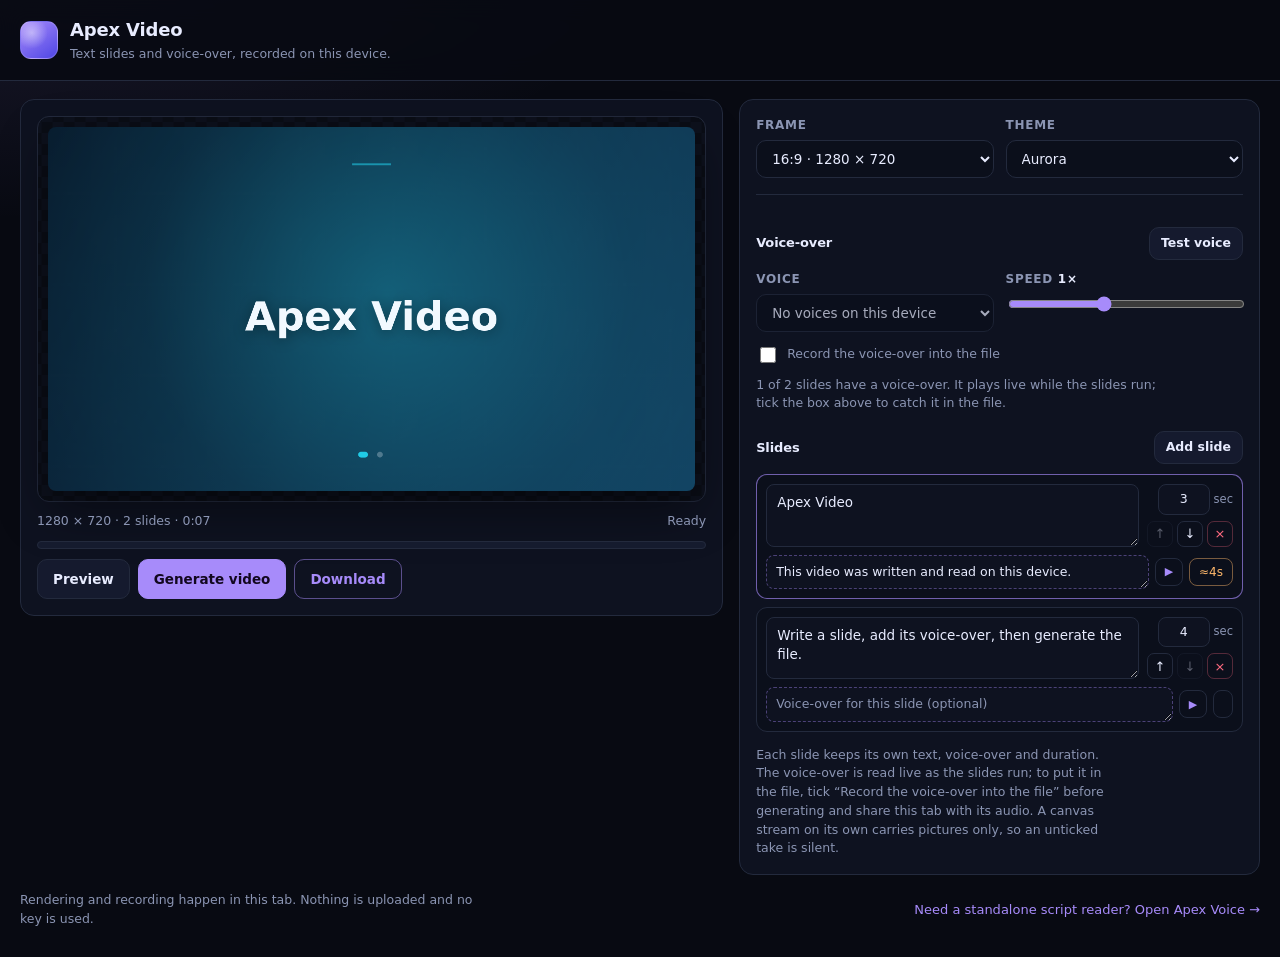
<file: index.html>
<!doctype html>
<html lang="en">
<head>
<meta charset="utf-8">
<meta name="viewport" content="width=device-width,initial-scale=1,viewport-fit=cover">
<meta name="theme-color" content="#080a12">
<title>Apex Video</title>
<link rel="manifest" href="./manifest.json">
<link rel="icon" href="./icons/icon-192.png" sizes="192x192" type="image/png">
<link rel="apple-touch-icon" href="./icons/icon-192.png">
<link rel="stylesheet" href="./styles.css">
</head>
<body>
<header class="bar">
  <div class="brand">
    <span class="mark" aria-hidden="true"></span>
    <div class="brand-text">
      <h1>Apex Video</h1>
      <p id="statLine" class="stamp">Text slides and voice-over, recorded on this device.</p>
    </div>
  </div>
</header>

<main class="layout">
  <section class="stage-panel">
    <div class="stage">
      <canvas id="preview" width="1280" height="720" aria-label="Slide preview"></canvas>
    </div>
    <div class="row between">
      <p id="stageMeta" class="stamp">1280 × 720 · 0 slides</p>
      <p id="recPct" class="stamp">Ready</p>
    </div>
    <div class="track" role="progressbar" aria-label="Render progress" aria-valuemin="0" aria-valuemax="100" aria-valuenow="0" id="recTrack">
      <span id="recBar" class="fill"></span>
    </div>
    <div class="row">
      <button id="playBtn" class="btn" type="button">Preview</button>
      <button id="recordBtn" class="btn primary" type="button">Generate video</button>
      <a id="downloadLink" class="btn ghost" download hidden>Download</a>
    </div>
    <div id="take" class="take" hidden>
      <video id="player" controls playsinline></video>
      <p id="takeMeta" class="stamp"></p>
    </div>
  </section>

  <section class="panel">
    <div class="grid2">
      <div>
        <label class="label" for="ratioSelect">Frame</label>
        <select id="ratioSelect">
          <option value="16:9">16:9 &middot; 1280 × 720</option>
          <option value="1:1">1:1 &middot; 1080 × 1080</option>
          <option value="9:16">9:16 &middot; 720 × 1280</option>
        </select>
      </div>
      <div>
        <label class="label" for="themeSelect">Theme</label>
        <select id="themeSelect">
          <option value="aurora">Aurora</option>
          <option value="ember">Ember</option>
          <option value="grove">Grove</option>
          <option value="slate">Slate</option>
        </select>
      </div>
    </div>

    <div class="vo">
      <div class="row between slides-head">
        <h2 class="subhead">Voice-over</h2>
        <button id="voiceTestBtn" class="btn small" type="button">Test voice</button>
      </div>
      <div class="grid2">
        <div>
          <label class="label" for="voiceSelect">Voice</label>
          <select id="voiceSelect">
            <option value="">Loading voices&hellip;</option>
          </select>
        </div>
        <div>
          <label class="label" for="rateRange">Speed <span id="rateVal" class="rate">1&times;</span></label>
          <input id="rateRange" class="range" type="range" min="0.6" max="1.6" step="0.05" value="1">
        </div>
      </div>
      <label class="check">
        <input id="captureVoice" type="checkbox">
        <span>Record the voice-over into the file</span>
      </label>
      <p id="voHint" class="stamp clamp"></p>
    </div>

    <div class="row between slides-head">
      <h2 class="subhead">Slides</h2>
      <button id="addSlideBtn" class="btn small" type="button">Add slide</button>
    </div>

    <ul id="slideList" class="slides"></ul>
    <p id="slidesEmpty" class="stamp" hidden>No slides yet - add one to start.</p>

    <p class="stamp clamp">Each slide keeps its own text, voice-over and duration. The voice-over is
      read live as the slides run; to put it in the file, tick &ldquo;Record the voice-over into the
      file&rdquo; before generating and share this tab with its audio. A canvas stream on its own
      carries pictures only, so an unticked take is silent.</p>
  </section>
</main>

<footer class="foot">
  <span class="stamp">Rendering and recording happen in this tab. Nothing is uploaded and no key is used.</span>
  <a class="link" href="../voice/">Need a standalone script reader? Open Apex Voice &rarr;</a>
</footer>

<p id="toast" class="toast" role="status" aria-live="polite" hidden></p>

<script src="./app.js"></script>
</body>
</html>
</file>
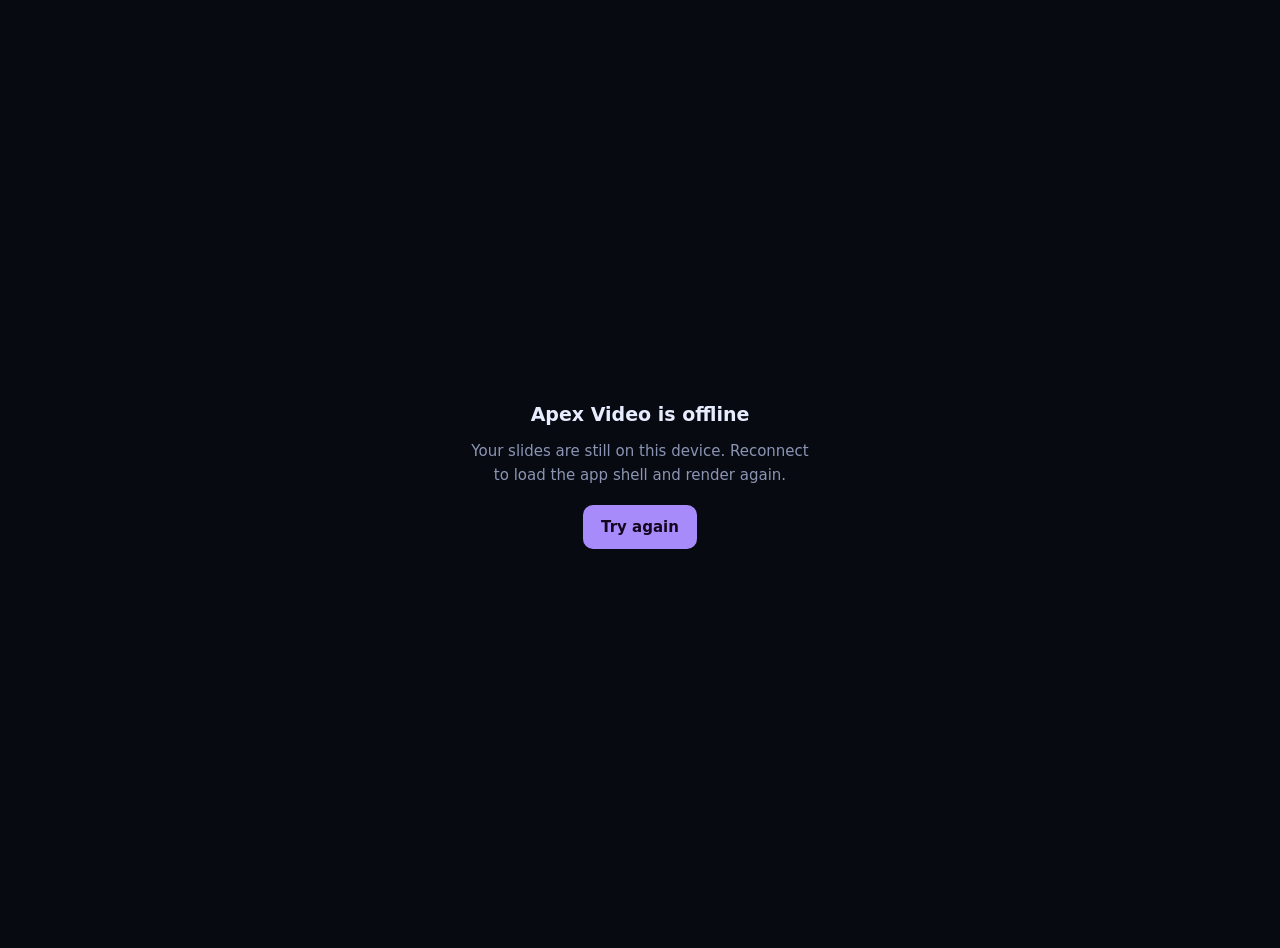
<file: offline.html>
<!doctype html>
<html lang="en">
<head>
<meta charset="utf-8">
<meta name="viewport" content="width=device-width,initial-scale=1">
<title>Apex Video &mdash; offline</title>
<style>
  html,body{height:100%}
  body{margin:0;display:grid;place-items:center;background:#080a12;color:#e8ecff;
    font:15px/1.6 ui-sans-serif,system-ui,-apple-system,"Segoe UI",Roboto,sans-serif;text-align:center;padding:24px}
  h1{font-size:19px;margin:0 0 10px}
  p{color:#8b95b3;max-width:36ch;margin:0 0 18px}
  button{font:inherit;background:#a78bfa;color:#12071f;border:0;border-radius:10px;padding:10px 18px;font-weight:650;cursor:pointer}
</style>
</head>
<body>
  <div>
    <h1>Apex Video is offline</h1>
    <p>Your slides are still on this device. Reconnect to load the app shell and render again.</p>
    <button type="button" onclick="location.replace('./')">Try again</button>
  </div>
</body>
</html>
</file>
<file: styles.css>
:root {
  --bg: #080a12;
  --panel: #0e1220;
  --panel-2: #151a2e;
  --line: #232a3d;
  --text: #e8ecff;
  --muted: #8b95b3;
  --accent: #a78bfa;
  --accent-2: #6366f1;
  --accent-ink: #12071f;
}

* { box-sizing: border-box; }

body {
  margin: 0;
  min-height: 100vh;
  background:
    radial-gradient(1000px 480px at 0% -12%, rgba(167, 139, 250, 0.14), transparent 70%),
    var(--bg);
  color: var(--text);
  font: 15px/1.5 ui-sans-serif, system-ui, -apple-system, "Segoe UI", Roboto, sans-serif;
}

h1, h2 { margin: 0; letter-spacing: -0.01em; }

/* ---------- header ---------- */

.bar {
  display: flex;
  align-items: center;
  gap: 12px;
  padding: 16px 20px;
  border-bottom: 1px solid var(--line);
  background: rgba(8, 10, 18, 0.86);
  backdrop-filter: blur(12px);
}

.brand { display: flex; align-items: center; gap: 12px; min-width: 0; }

.mark {
  width: 38px; height: 38px;
  flex: 0 0 auto;
  border-radius: 11px;
  background:
    radial-gradient(circle at 30% 30%, rgba(255, 255, 255, 0.45), transparent 45%),
    linear-gradient(145deg, #a78bfa, #4f46e5);
  border: 1px solid rgba(255, 255, 255, 0.16);
}

h1 { font-size: 18px; font-weight: 680; }

.stamp { margin: 2px 0 0; color: var(--muted); font-size: 12.5px; }

/* ---------- layout ---------- */

.layout {
  display: grid;
  grid-template-columns: minmax(0, 1.35fr) minmax(320px, 1fr);
  gap: 16px;
  padding: 18px 20px 0;
  align-items: start;
}

.stage-panel,
.panel {
  min-width: 0;
  padding: 16px;
  border: 1px solid var(--line);
  border-radius: 14px;
  background: var(--panel);
}

.stage-panel { display: grid; gap: 10px; }

@media (max-width: 900px) {
  .layout { grid-template-columns: 1fr; padding: 14px 14px 0; }
}

.stage {
  display: grid;
  place-items: center;
  padding: 10px;
  border-radius: 12px;
  background:
    repeating-conic-gradient(#0a0d16 0% 25%, #0d111d 0% 50%) 50% / 22px 22px;
  border: 1px solid var(--line);
}

canvas {
  display: block;
  width: 100%;
  max-height: 56vh;
  height: auto;
  border-radius: 8px;
  background: #0b0f1b;
  box-shadow: 0 18px 50px rgba(0, 0, 0, 0.45);
}

/* ---------- controls ---------- */

.row {
  display: flex;
  align-items: center;
  gap: 8px;
  flex-wrap: wrap;
}

.row.between { justify-content: space-between; }

.row.between .stamp { margin: 0; }

.btn {
  display: inline-flex;
  align-items: center;
  justify-content: center;
  padding: 9px 15px;
  border-radius: 10px;
  border: 1px solid var(--line);
  background: var(--panel-2);
  color: var(--text);
  font: inherit;
  font-size: 13.5px;
  font-weight: 620;
  text-decoration: none;
  cursor: pointer;
}

.btn:hover { filter: brightness(1.12); }

.btn.small { padding: 6px 11px; font-size: 12.5px; }

.btn.primary {
  background: var(--accent);
  border-color: var(--accent);
  color: var(--accent-ink);
}

.btn.ghost {
  background: transparent;
  border-color: rgba(167, 139, 250, 0.5);
  color: var(--accent);
}

.btn[disabled] { opacity: 0.45; cursor: default; filter: none; }

.btn:focus-visible,
select:focus-visible,
textarea:focus-visible,
input:focus-visible,
.slide button:focus-visible {
  outline: 2px solid var(--accent);
  outline-offset: 2px;
}

.track {
  height: 8px;
  border-radius: 999px;
  background: #151b2e;
  border: 1px solid var(--line);
  overflow: hidden;
}

.fill {
  display: block;
  height: 100%;
  width: 0;
  background: linear-gradient(90deg, var(--accent), var(--accent-2));
}

.take {
  display: grid;
  gap: 6px;
  margin-top: 4px;
}

.take video {
  width: 100%;
  border-radius: 10px;
  border: 1px solid var(--line);
  background: #0b0f1b;
}

/* ---------- settings ---------- */

.label {
  display: block;
  margin-bottom: 6px;
  font-size: 12px;
  font-weight: 700;
  letter-spacing: 0.06em;
  text-transform: uppercase;
  color: var(--muted);
}

.grid2 {
  display: grid;
  grid-template-columns: 1fr 1fr;
  gap: 12px;
}

select {
  width: 100%;
  padding: 9px 11px;
  border-radius: 10px;
  border: 1px solid var(--line);
  background: #0b0f1b;
  color: var(--text);
  font: inherit;
  font-size: 13.5px;
}

.subhead { font-size: 13px; }

.slides-head { margin: 18px 0 10px; }

.slides {
  list-style: none;
  margin: 0;
  padding: 0;
  display: grid;
  gap: 8px;
  max-height: 52vh;
  overflow: auto;
}

.slide {
  display: grid;
  grid-template-columns: 1fr auto;
  gap: 8px;
  padding: 9px;
  border: 1px solid var(--line);
  border-radius: 11px;
  background: #0b0f1b;
}

.slide.active { border-color: rgba(167, 139, 250, 0.65); }

.slide textarea {
  width: 100%;
  min-height: 54px;
  resize: vertical;
  padding: 8px 10px;
  border-radius: 8px;
  border: 1px solid var(--line);
  background: #0e1220;
  color: var(--text);
  font: inherit;
  font-size: 13.5px;
  line-height: 1.45;
}

.slide-side {
  display: flex;
  flex-direction: column;
  align-items: flex-end;
  gap: 6px;
}

.dur {
  display: flex;
  align-items: center;
  gap: 4px;
  color: var(--muted);
  font-size: 11.5px;
}

.dur input {
  width: 52px;
  padding: 5px 6px;
  border-radius: 8px;
  border: 1px solid var(--line);
  background: #0e1220;
  color: var(--text);
  font: inherit;
  font-size: 12.5px;
  text-align: right;
}

.slide-tools { display: flex; gap: 4px; }

.slide-tools button {
  width: 26px;
  height: 26px;
  display: grid;
  place-items: center;
  border-radius: 7px;
  border: 1px solid var(--line);
  background: transparent;
  color: var(--text);
  font: inherit;
  font-size: 13px;
  line-height: 1;
  cursor: pointer;
}

.slide-tools button:hover { background: var(--panel-2); }

.slide-tools button[disabled] { opacity: 0.35; cursor: default; }

.slide-tools .del { color: #ff6b81; border-color: rgba(255, 107, 129, 0.3); }

/* ---------- voice-over ---------- */

.vo {
  margin-top: 16px;
  padding-top: 14px;
  border-top: 1px solid var(--line);
}

.rate { color: var(--text); font-variant-numeric: tabular-nums; }

.range { width: 100%; accent-color: var(--accent); }

.check {
  display: flex;
  align-items: center;
  gap: 8px;
  margin-top: 12px;
  color: var(--muted);
  font-size: 12.5px;
  cursor: pointer;
}

.check input { width: 16px; height: 16px; accent-color: var(--accent); }

.vo .clamp { margin: 10px 0 0; max-width: 52ch; }

.vo-line {
  grid-column: 1 / -1;
  display: flex;
  align-items: center;
  gap: 6px;
}

.slide .vo-text {
  flex: 1 1 auto;
  min-width: 0;
  min-height: 34px;
  resize: vertical;
  padding: 7px 9px;
  border: 1px dashed rgba(167, 139, 250, 0.4);
  font-size: 12.5px;
}

.slide .vo-text::placeholder { color: var(--muted); }

.slide .say,
.slide .est {
  flex: 0 0 auto;
  height: 28px;
  padding: 0 9px;
  display: inline-grid;
  place-items: center;
  border-radius: 8px;
  border: 1px solid var(--line);
  background: transparent;
  color: var(--accent);
  font: inherit;
  font-size: 12px;
  line-height: 1;
  cursor: pointer;
}

.slide .say { width: 28px; padding: 0; font-size: 11px; }

.slide .est { color: var(--muted); font-variant-numeric: tabular-nums; }

.slide .est.over { color: #ffb86b; border-color: rgba(255, 184, 107, 0.45); }

.slide .say:hover,
.slide .est:hover { background: var(--panel-2); }

.clamp { max-width: 46ch; margin: 14px 0 0; }

/* ---------- footer / toast ---------- */

.foot {
  display: flex;
  flex-wrap: wrap;
  gap: 8px 18px;
  align-items: center;
  justify-content: space-between;
  margin: 16px 20px 0;
  padding-bottom: 28px;
}

.foot .stamp { margin: 0; max-width: 58ch; }

.link { color: var(--accent); font-size: 13px; text-decoration: none; }

.link:hover { text-decoration: underline; }

.toast {
  position: fixed;
  left: 50%;
  bottom: 18px;
  transform: translateX(-50%);
  margin: 0;
  padding: 9px 16px;
  border-radius: 999px;
  border: 1px solid var(--line);
  background: #131a2c;
  color: var(--text);
  font-size: 13px;
  box-shadow: 0 12px 30px rgba(0, 0, 0, 0.45);
  z-index: 10;
}

.toast[hidden], .take[hidden], #slidesEmpty[hidden] { display: none; }
</file>
